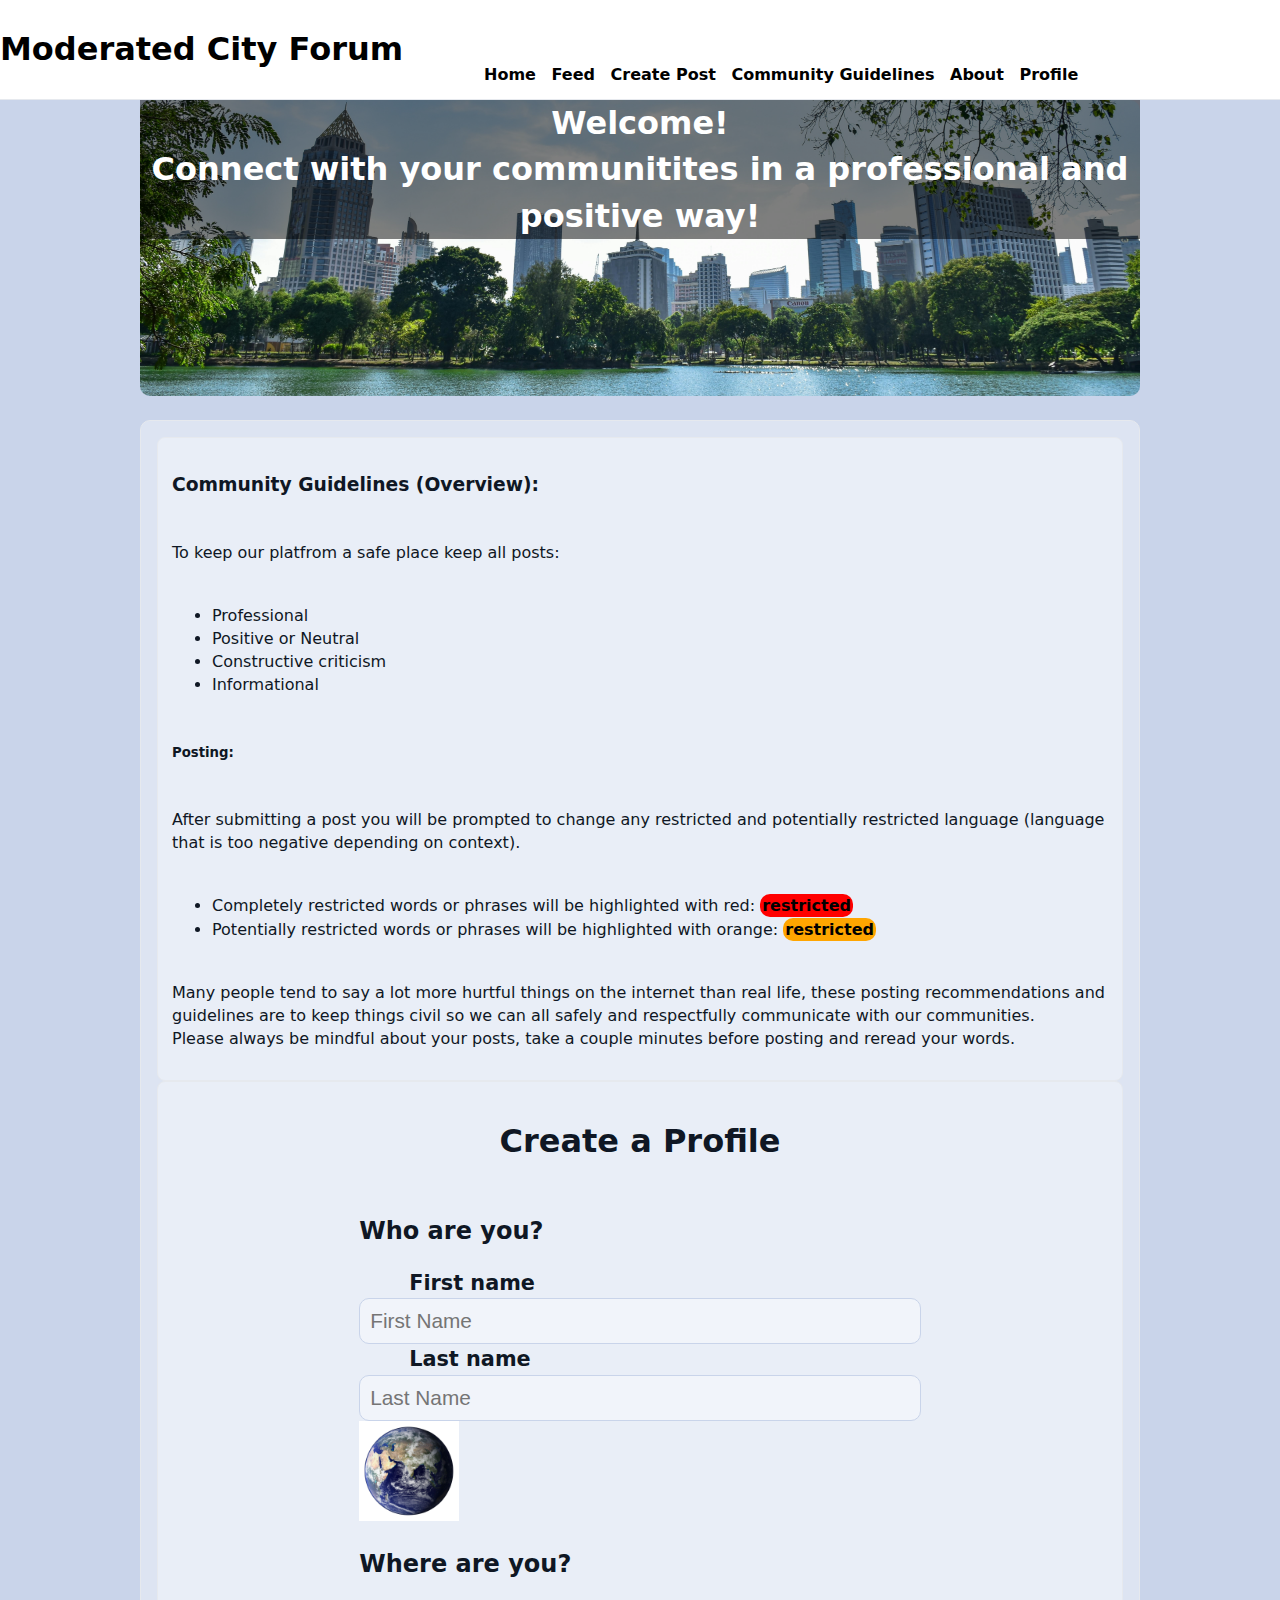
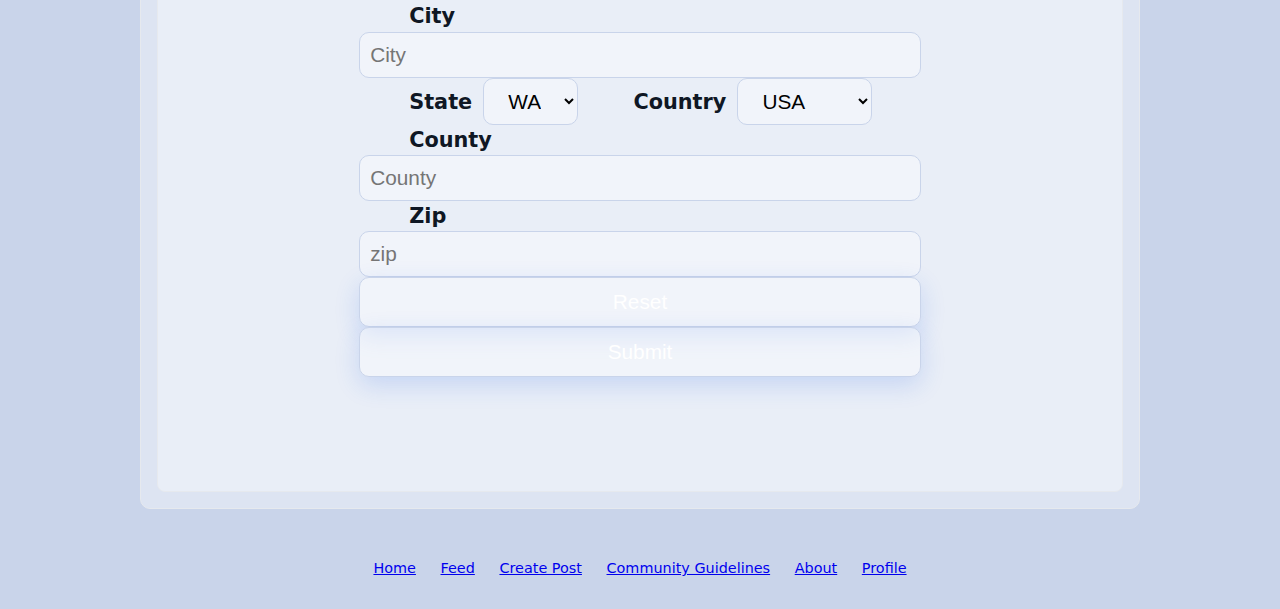
<file: index.html>
<!DOCTYPE html>
<html lang="en">
<head>
  <title>Home Page | City Web Forum</title>
  <meta charset="utf-8">
  <meta name="viewport" content="width=device-width, initial-scale=1, shrink-to-fit=no">
  <meta name="author" content="The Devs: Sam Getahun, Gabriella Kulondwa, Milo Wearn, Rick Carlin">
  <meta name="description" content="">
  <link href="css/style.css" rel="stylesheet" type="text/css">
</head>
<body>
  <header class="topbar">
    <h1 class="websiteTitle">Moderated City Forum</h1>
    <button class="navButton" onclick="showNav()">☰</button>
    <nav>
      <a href="index.html" aria-current="page">Home</a>
      <a href="html/feed.html">Feed</a>
      <a href="html/create.html">Create Post</a>
      <a href="html/communityGuidelines.html">Community Guidelines</a>
      <a href="html/about.html">About</a>
      <a href="html/profile.html">Profile</a>
    </nav>
  </header>

  <div id="navMenu">
    <nav>
      <a href="index.html" aria-current="page">Home</a>
      <a href="html/feed.html">Feed</a>
      <a href="html/create.html">Create Post</a>
      <a href="html/communityGuidelines.html">Community Guidelines</a>
      <a href="html/about.html">About</a>
      <a href="html/profile.html">Profile</a>
    </nav>
  </div>

  <main>
    <!-- Banner/Welcome -->
      <div class="banner">
        <img src="assets/images/PhotoofBodyofWaterAcrossCitySkyline.jpg" alt="Photo of Body of Water Across City Skyline">
        <h1>Welcome! <br> Connect with your communitites in a professional and positive way!</h1>
        <label>Image: By timelockz, pexels.com, <a href="https://images.pexels.com/photos/4367629/pexels-photo-4367629.jpeg">https://images.pexels.com/photos/4367629/pexels-photo-4367629.jpeg</a> , free to use under Pexel license</label>
      </div>
      
    <!-- Banner/Welcome -->
      
    <!-- <div class="left"></div> -->
    <div class="content">
      <div id="createProfile"> <!-- New user info -->
        <section>
          <h3>Community Guidelines (Overview):</h3>
          <p>To keep our platfrom a safe place keep all posts:</p>
          <ul>
            <li>Professional</li>
            <li>Positive or Neutral</li>
            <li>Constructive criticism</li>
            <li>Informational</li>
          </ul>
          <h5>Posting:</h5>
          <p>
            After submitting a post you will be prompted to change any restricted and potentially restricted language (language that is too negative depending on context).
          </p>
          <ul>
            <li>Completely restricted words or phrases will be highlighted with red: <span class="banned">restricted</span></li>
            <li>Potentially restricted words or phrases will be highlighted with orange: <span class="unrecommended">restricted</span></li>
          </ul>

          <p>
            Many people tend to say a lot more hurtful things on the internet than real life, these posting recommendations and guidelines are to keep things civil so we can all safely and respectfully communicate with our communities.
            <br>
            Please always be mindful about your posts, take a couple minutes before posting and reread your words.
          </p>
        </section>

        <section> <!-- Create profile section -->
          <h1>Create a Profile</h1>
          <form id="idexProfileForm" name="idexProfileForm"> <!-- Create profile form -->
            <div class="name" class="formDiv">
              <h2>Who are you?</h2>

              <label for="firstName">First name</label>
              <input type="text" id="firstName" name="firstName" placeholder="First Name" required>

              <label for="lastName">Last name</label>
              <input type="text" id="lastName" name="lastName" placeholder="Last Name">
            </div>

            <div class="image" class="formDiv">
              <img src="assets/images/Untitled design (1).png" height="100px">
            </div>

            <div class="location" class="formDiv">
              <h2>Where are you?</h2>
              <label for="city" >City</label>
              <input type="text" id="city" name="city" placeholder="City" required>

              <label for="state">State</label>
              <select id="state" name="state" aria-placeholder="state" required>
                <option value="WA">WA</option>
                <option value="CA">CA</option>
                <option value="OR">OR</option>
              </select>
              <label for="country">Country</label>
              <select id="country" name="country" aria-placeholder="Country" required>
                <option value="USA">USA</option>
                <option value="Canada">Canada</option>
                <option value="Mexico">Mexico</option>
              </select>

              <label for="county">County</label>
              <input type="text" id="county" name="county" placeholder="County" required>
              <label for="zip">Zip</label>
              <input type="text" id="zip" name="zip" placeholder="zip" required>
            </div>

            <input type="reset" class="button">
            <input type="submit" class="button" onclick="saveProfile()">
            
          </form> <!-- Create profile form -->
        </section> <!-- Create profile section -->
      </div><!-- New user info -->
      <section id="homepageContent"> <!-- Homepage -->
        <header class="flowLeft">
          <h1>My Community:</h1>
          <form class="flowRight">
            <label for="city">City</label>
            <input type="checkbox" id="hpCity" name="city" value="city">
            <label for="county">County</label>
            <input type="checkbox" id="hpCounty" name="county" value="county">
            <label for="state">State</label>
            <input type="checkbox" id="hpState" name="state" value="state">
            <label for="country">Country</label>
            <input type="checkbox" id="hpCountry" name="country" value="country">
          </form>
        </header>
        <section id="questionsSection">
          <h2>Questions</h2>

        </section>

        <section id="newsSection">
          <h2>News</h2>
          
        </section>

        <section id="helpSection">
          <h2>Help out</h2>
          
        </section>

        <section id="adsSection">
          <h2>Ads</h2>
          
        </section>
        
      </section>
    </div>
  </main>

  <footer>
    <nav>
      <a href="index.html" aria-current="page">Home</a>
      <a href="html/feed.html">Feed</a>
      <a href="html/create.html">Create Post</a>
      <a href="html/communityGuidelines.html">Community Guidelines</a>
      <a href="html/about.html">About</a>
      <a href="html/profile.html">Profile</a>
    </nav>
  </footer>
  <!-- <script src="js/script-posts.js"></script> -->
  <script src="js/script-indexProfile.js"></script>
  <script src="js/script-navMenu.js"></script>
</body>
</html>
</file>
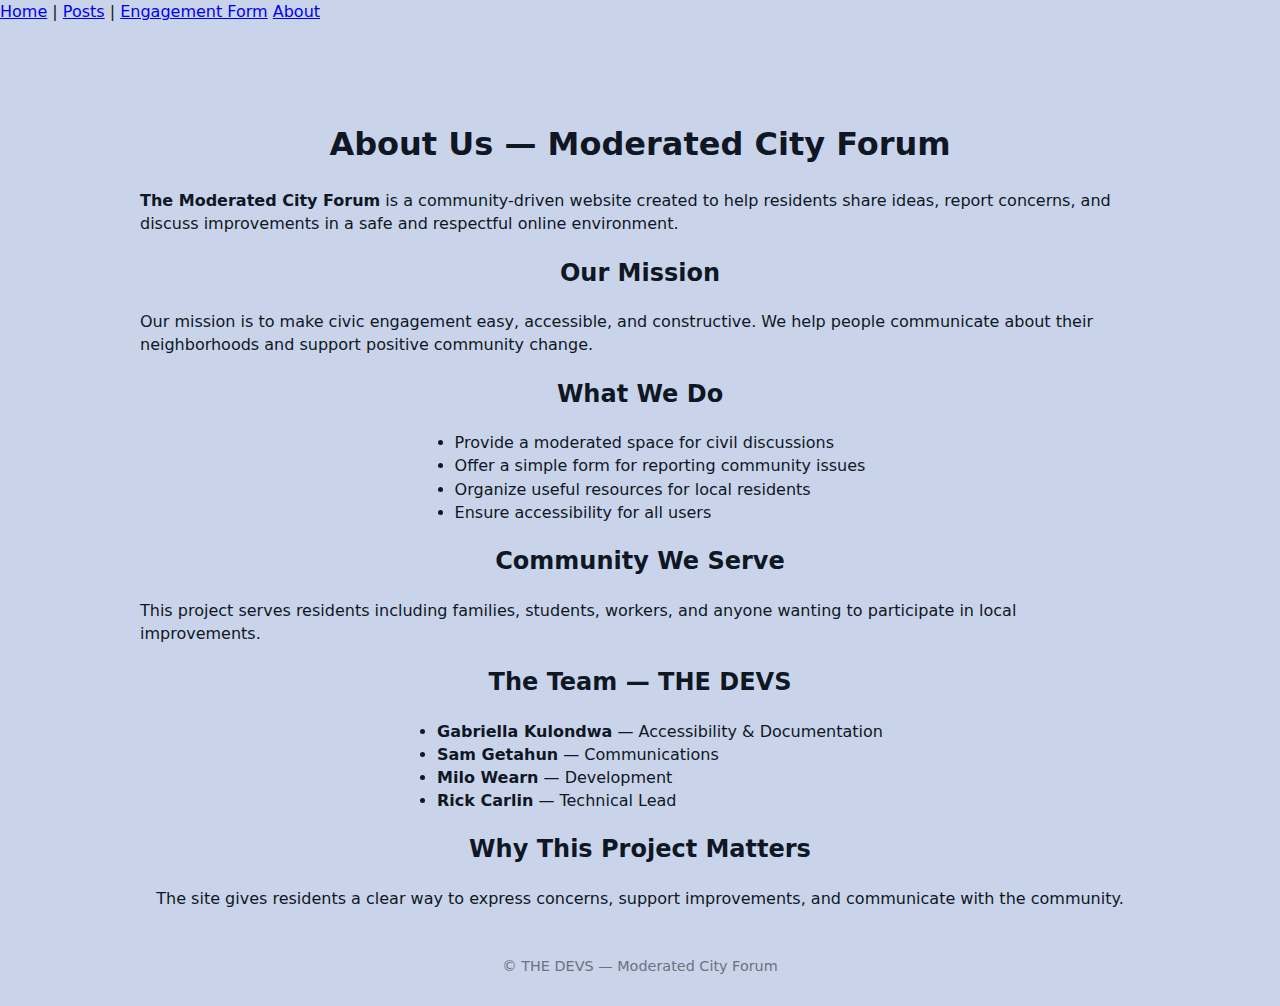
<file: about.html>
<!doctype html>
<html lang="en">
<head>
  <meta charset="utf-8" />
  <meta name="viewport" content="width=device-width,initial-scale=1.0" />
  <title>About — Moderated City Forum | THE DEVS</title>
  <link rel="stylesheet" href="../css/style.css">
</head>

<body>

<header>
  <nav>
    <a href="../index.html">Home</a> |
    <a href="post.html">Posts</a> |
    <a href="form.html">Engagement Form</a> 
    <a href="about.html">About</a>
  </nav>
</header>

<main>
  <h1>About Us — Moderated City Forum</h1>

  <p><strong>The Moderated City Forum</strong> is a community-driven website created to help residents share ideas, report concerns, and discuss improvements in a safe and respectful online environment.</p>

  <h2>Our Mission</h2>
  <p>Our mission is to make civic engagement easy, accessible, and constructive. We help people communicate about their neighborhoods and support positive community change.</p>

  <h2>What We Do</h2>
  <ul>
    <li>Provide a moderated space for civil discussions</li>
    <li>Offer a simple form for reporting community issues</li>
    <li>Organize useful resources for local residents</li>
    <li>Ensure accessibility for all users</li>
  </ul>

  <h2>Community We Serve</h2>
  <p>This project serves residents including families, students, workers, and anyone wanting to participate in local improvements.</p>

  <h2>The Team — THE DEVS</h2>
  <ul>
    <li><strong>Gabriella Kulondwa</strong> — Accessibility & Documentation</li>
    <li><strong>Sam Getahun</strong> — Communications</li>
    <li><strong>Milo Wearn</strong> — Development</li>
    <li><strong>Rick Carlin</strong> — Technical Lead</li>
  </ul>

  <h2>Why This Project Matters</h2>
  <p>The site gives residents a clear way to express concerns, support improvements, and communicate with the community.</p>

</main>

<footer>
  <p>&copy; THE DEVS — Moderated City Forum</p>
</footer>

</body>
</html>
</file>
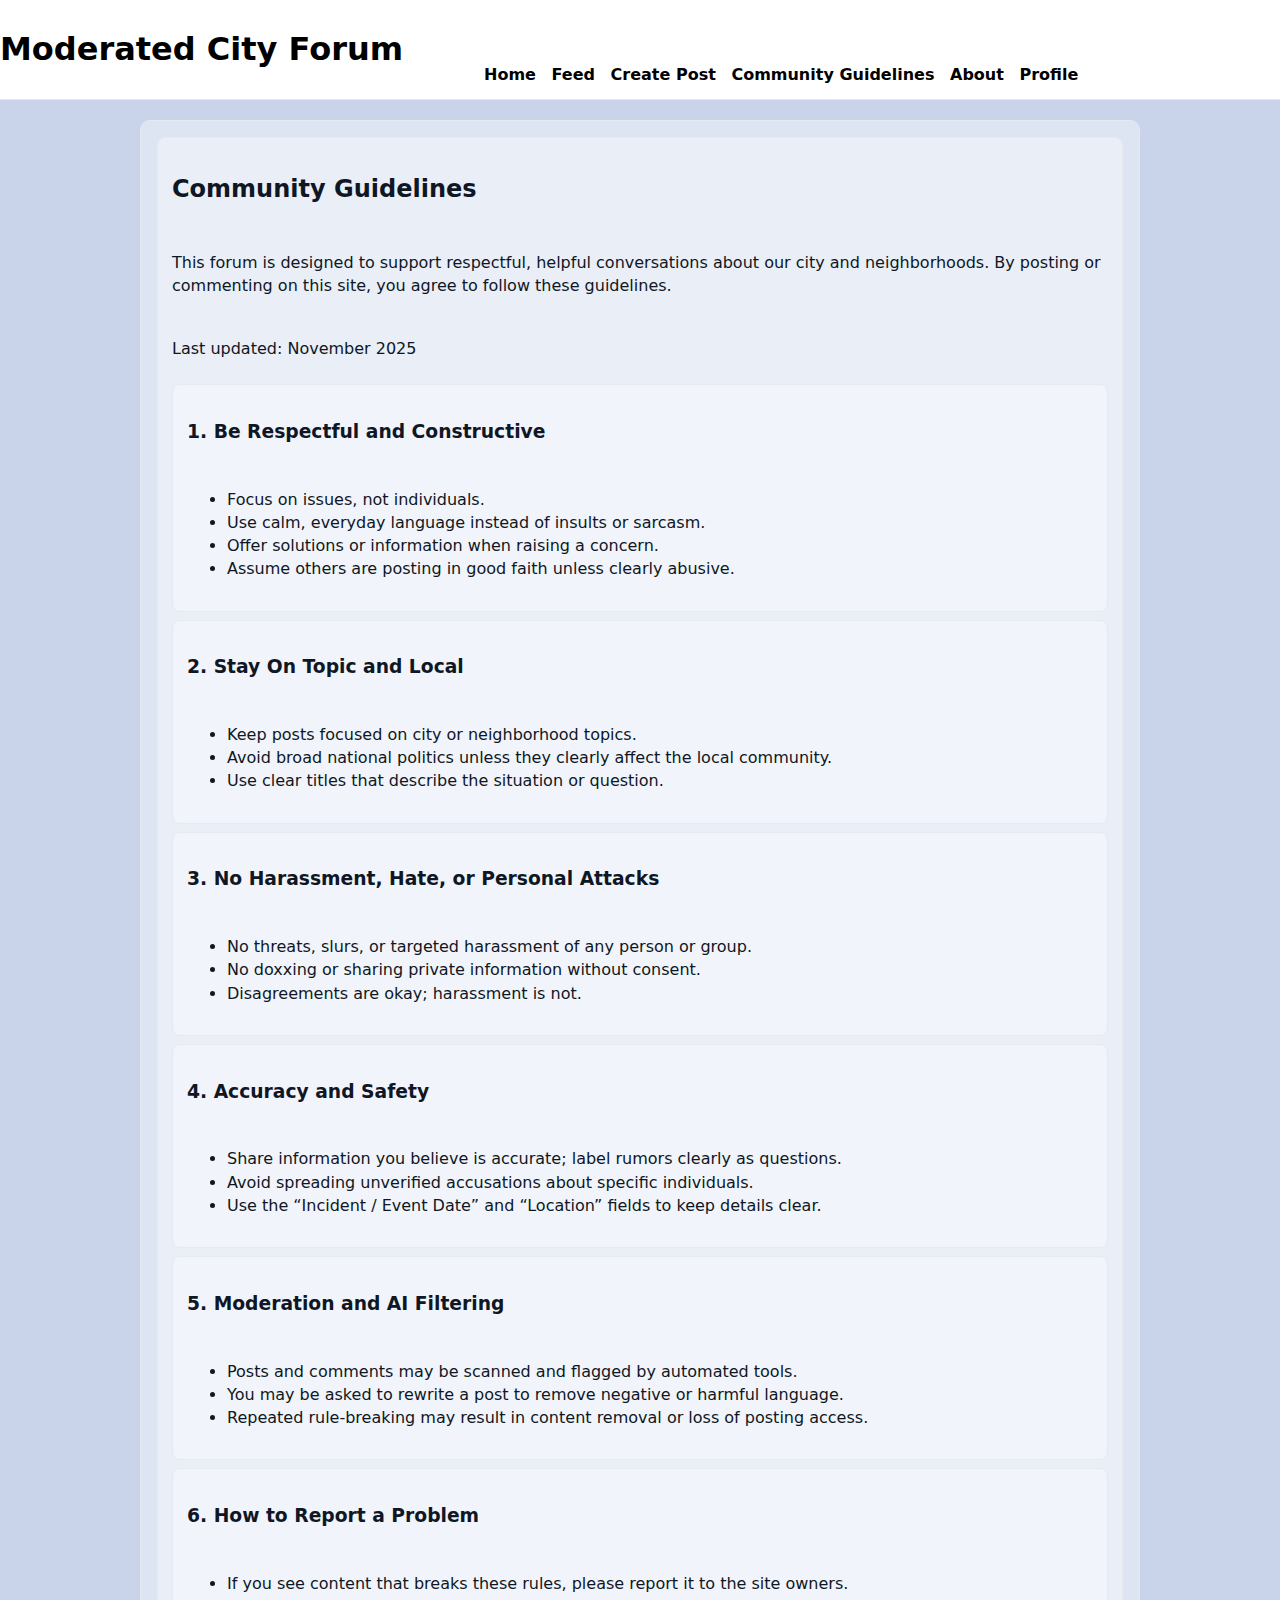
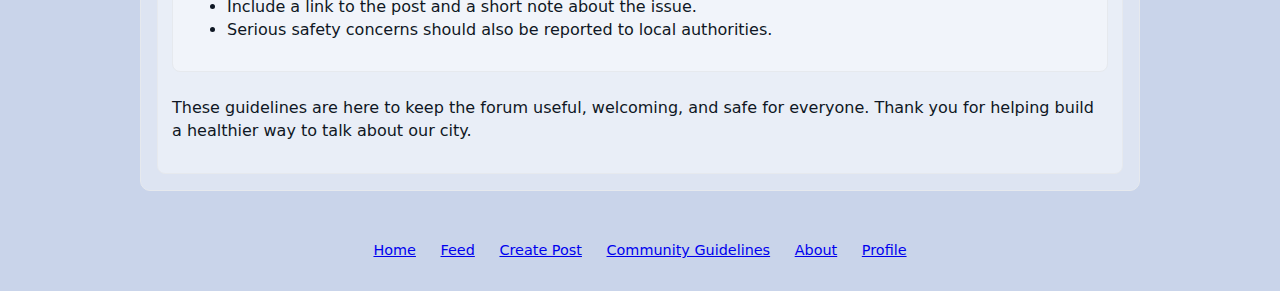
<file: html/communityGuidelines.html>
<!DOCTYPE html>
<html lang="en">
<head>
  <title>CommunityGuidelines | Moderated City Forum</title>
  <meta charset="UTF-8">
  <meta name="viewport" content="width=device-width, initial-scale=1">
  <meta name="author" content="The Devs: Sam Getahun, Gabriella Kulondwa, Milo Wearn, Rick Carlin">
  <meta name="description" content="Community rules and guidelines for the Moderated City Forum.">
  <link href="../css/style.css" rel="stylesheet" type="text/css">
</head>

<body>
  <header class="topbar">
    <h1 class="websiteTitle">Moderated City Forum</h1>
    <button class="navButton" onclick="showNav()">☰</button>
    <nav>
      <a href="../index.html">Home</a>
      <a href="feed.html">Feed</a>
      <a href="create.html">Create Post</a>
      <a href="communityGuidelines.html" aria-current="page">Community Guidelines</a>
      <a href="about.html">About</a>
      <a href="profile.html">Profile</a>
    </nav>
  </header>
  
  <div id="navMenu">
      <nav>
        <a href="../index.html">Home</a>
        <a href="feed.html">Feed</a>
        <a href="create.html">Create Post</a>
        <a href="communityGuidelines.html" aria-current="page">Community Guidelines</a>
        <a href="about.html">About</a>
        <a href="profile.html">Profile</a>
      </nav>
  </div>

  <main>
    <div class="content">
      <section class="rulesWrapper">
        <h2 class="rulesTitle">Community Guidelines</h2>
        <p class="rulesIntro">
          This forum is designed to support respectful, helpful conversations about our city
          and neighborhoods. By posting or commenting on this site, you agree to follow
          these guidelines.
        </p>

        <p class="rulesUpdated">Last updated: November 2025</p>

        <section class="rulesSection">
          <h3>1. Be Respectful and Constructive</h3>
          <ul>
            <li>Focus on issues, not individuals.</li>
            <li>Use calm, everyday language instead of insults or sarcasm.</li>
            <li>Offer solutions or information when raising a concern.</li>
            <li>Assume others are posting in good faith unless clearly abusive.</li>
          </ul>
        </section>

        <section class="rulesSection">
          <h3>2. Stay On Topic and Local</h3>
          <ul>
            <li>Keep posts focused on city or neighborhood topics.</li>
            <li>Avoid broad national politics unless they clearly affect the local community.</li>
            <li>Use clear titles that describe the situation or question.</li>
          </ul>
        </section>

        <section class="rulesSection">
          <h3>3. No Harassment, Hate, or Personal Attacks</h3>
          <ul>
            <li>No threats, slurs, or targeted harassment of any person or group.</li>
            <li>No doxxing or sharing private information without consent.</li>
            <li>Disagreements are okay; harassment is not.</li>
          </ul>
        </section>

        <section class="rulesSection">
          <h3>4. Accuracy and Safety</h3>
          <ul>
            <li>Share information you believe is accurate; label rumors clearly as questions.</li>
            <li>Avoid spreading unverified accusations about specific individuals.</li>
            <li>Use the “Incident / Event Date” and “Location” fields to keep details clear.</li>
          </ul>
        </section>

        <section class="rulesSection">
          <h3>5. Moderation and AI Filtering</h3>
          <ul>
            <li>Posts and comments may be scanned and flagged by automated tools.</li>
            <li>You may be asked to rewrite a post to remove negative or harmful language.</li>
            <li>Repeated rule-breaking may result in content removal or loss of posting access.</li>
          </ul>
        </section>

        <section class="rulesSection">
          <h3>6. How to Report a Problem</h3>
          <ul>
            <li>If you see content that breaks these rules, please report it to the site owners.</li>
            <li>Include a link to the post and a short note about the issue.</li>
            <li>Serious safety concerns should also be reported to local authorities.</li>
          </ul>
        </section>

        <p class="rulesClosing">
          These guidelines are here to keep the forum useful, welcoming, and safe for everyone.
          Thank you for helping build a healthier way to talk about our city.
        </p>
      </section>
    </div>
  </main>
  <footer>
    <nav>
      <a href="../index.html">Home</a>
      <a href="feed.html">Feed</a>
      <a href="create.html">Create Post</a>
      <a href="communityGuidelines.html" aria-current="page">Community Guidelines</a>
      <a href="about.html">About</a>
      <a href="profile.html">Profile</a>
    </nav>
  </footer>
  <script src="../js/script-navMenu.js"></script>
</body>
</html>
</file>
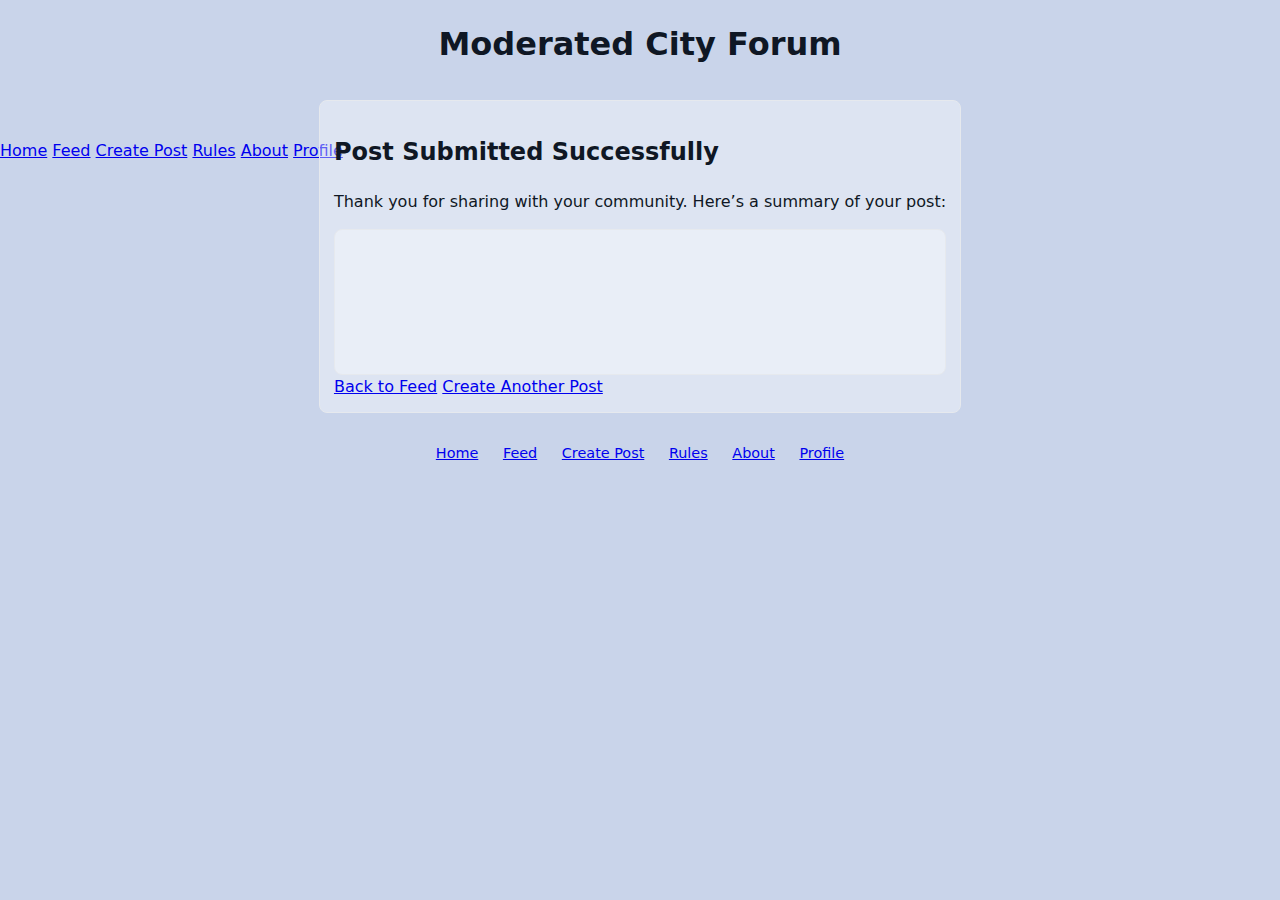
<file: html/confirmation.html>
<!DOCTYPE html>
<html lang="en">
<head>
  <meta charset="UTF-8">
  <title>Post Submitted | Moderated City Forum</title>
  <meta name="viewport" content="width=device-width, initial-scale=1">
  <meta name="author" content="The Devs: Sam Getahun, Gabriella Kulondwa, Milo Wearn, Rick Carlin">
  <link href="../css/style.css" rel="stylesheet" type="text/css">
</head>
<body>
  <header>
    <h1 class="websiteTitle">Moderated City Forum</h1>
    <button class="navButton" onclick="showNav()">☰</button>
    <nav>
      <a href="../index.html">Home</a>
      <a href="feed.html">Feed</a>
      <a href="post.html">Create Post</a>
      <a href="rules.html">Rules</a>
      <a href="about.html">About</a>
      <a href="profiles.html">Profile</a>
    </nav>
  </header>

  <div id="navMenu">
    <nav>
      <a href="../index.html">Home</a>
      <a href="feed.html">Feed</a>
      <a href="post.html">Create Post</a>
      <a href="rules.html">Rules</a>
      <a href="about.html">About</a>
      <a href="profiles.html">Profile</a>
    </nav>
  </div>

  <main>
    <section class="mainContent">
      <div class="confirmCard">
        <h2>Post Submitted Successfully</h2>
        <p class="confirmIntro">
          Thank you for sharing with your community. Here’s a summary of your post:
        </p>

        <div id="postSummary" class="postSummary">
          <div class="postBody">
            <h1 id="postTitle"></h1>
            <p id="postContent"></p>
          </div>
        </div>

        <div class="confirmActions">
          <a href="feed.html" class="btnPrimary">Back to Feed</a>
          <a href="post.html" class="btnSecondary">Create Another Post</a>
        </div>
      </div>
    </section>
  </main>

  <footer>
    <nav>
      <a href="../index.html">Home</a>
      <a href="feed.html">Feed</a>
      <a href="post.html">Create Post</a>
      <a href="rules.html">Rules</a>
      <a href="about.html">About</a>
      <a href="profiles.html">Profile</a>
    </nav>
  </footer>
  <script src="../js/confirmation.js"></script>
  <script src="../js/script-navMenu.js"></script>
</body>
</html>
</file>
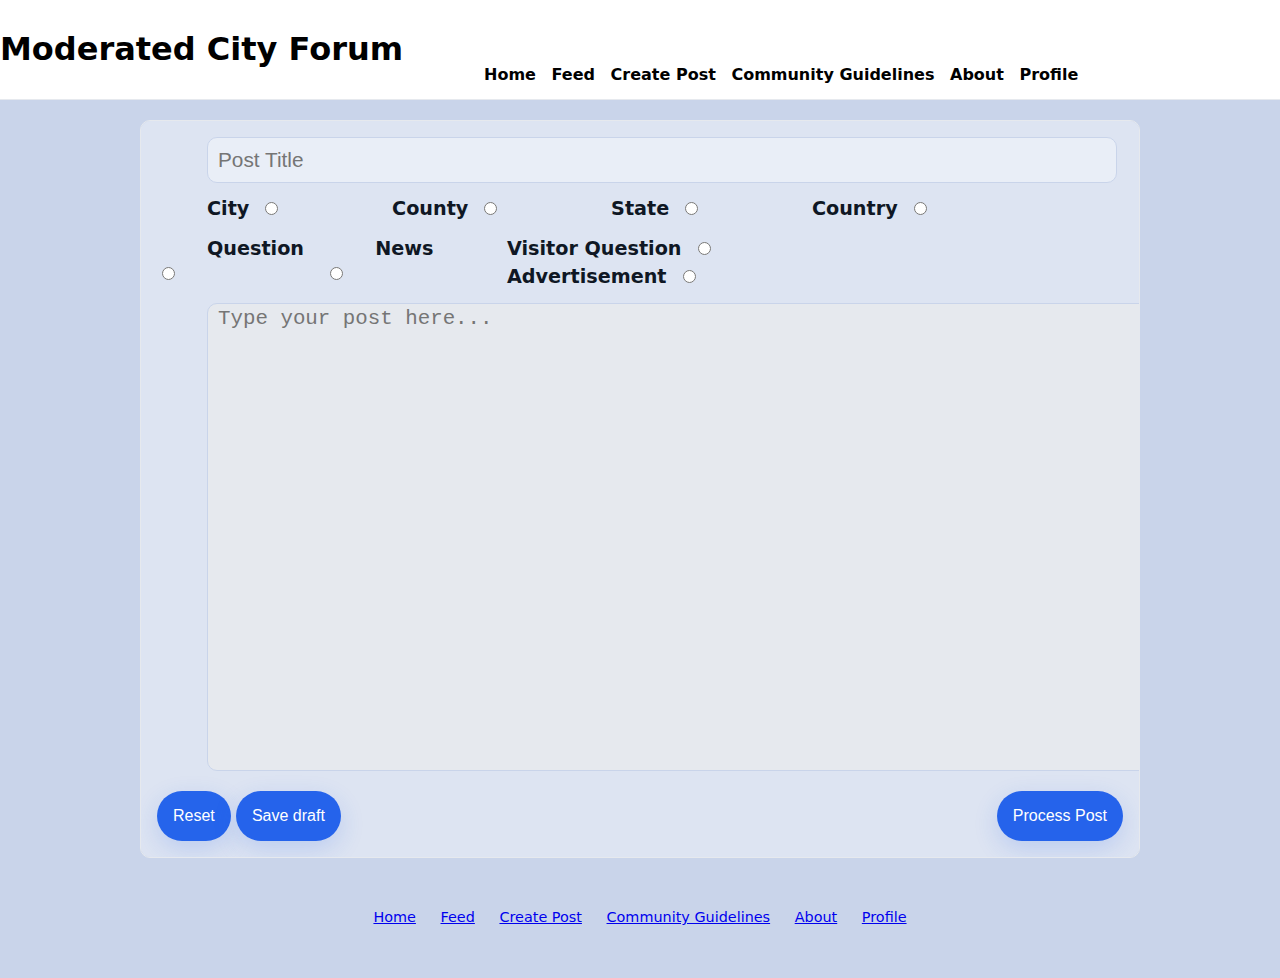
<file: html/create.html>
<!DOCTYPE html>
<html lang="en">
<head>
  <title>Create Post | City Web Forum</title>
  <meta charset="utf-8">
  <meta name="viewport" content="width=device-width, initial-scale=1, shrink-to-fit=no">
  <meta name="author" content="The Devs: Sam Getahun, Gabriella Kulondwa, Milo Wearn, Rick Carlin">
  <meta name="description" content="">
  <link href="../css/style.css" rel="stylesheet" type="text/css">
</head>

<body>
  <header class="topbar">
    <h1 class="websiteTitle">Moderated City Forum</h1>
    <button class="navButton" onclick="showNav()">☰</button>
    <nav>
      <a href="../index.html">Home</a>
      <a href="feed.html">Feed</a>
      <a href="create.html" aria-current="page">Create Post</a>
      <a href="communityGuidelines.html">Community Guidelines</a>
      <a href="about.html">About</a>
      <a href="profile.html">Profile</a>
    </nav>
  </header>
  <div id="navMenu">
    <nav>
      <a href="../index.html">Home</a>
      <a href="feed.html">Feed</a>
      <a href="create.html" aria-current="page">Create Post</a>
      <a href="communityGuidelines.html">Community Guidelines</a>
      <a href="about.html">About</a>
      <a href="profile.html">Profile</a>
    </nav>
  </div>

  <main>
    <form name="postForm" id="postForm" class="content">
      <label>
        <input type="text" id="title" name="title" placeholder="Post Title" class="postTitle" required>
      </label>
      
      <div class="formRowDiv">
        <div class="radio">
          <label for="pCity">City</label>
          <input type="radio" id="pCity" name="area" value="city" required>
        </div>
        <div class="radio">
          <label for="pCounty">County</label>
          <input type="radio" id="pCounty" name="area" value="county">
        </div>
        <div class="radio">
          <label for="pState">State</label>
          <input type="radio" id="pState" name="area" value="state">
        </div>
        <div class="radio">
          <label for="pCountry">Country</label>
          <input type="radio" id="pCountry" name="area" value="country">
        </div>
      </div>
      
      <div class="formRowDiv">
        <div class="radio">
          <label for="postQuestion">Question</label>
          <input type="radio" id="postQuestion" name="type" value="question" required>
        </div>
        <div class="radio">
          <label for="postNews">News</label>
          <input type="radio" id="postNews" name="type" value="news">
        </div>
        <div class="radio">
          <label for="postHelp">Visitor Question</label>
          <input type="radio" id="postHelp" name="type" value="help">
          <label for="postAd">Advertisement</label>
          <input type="radio" id="postAd" name="type" value="ad">
        </div>
      </div>
        

      <label>
        <textarea rows="20" cols="75" id="content" placeholder="Type your post here..." class="postContent" required></textarea>
      </label>
    </div>
    <div class="draftButtons">
      <div>
        <input type="reset" class="button">
        <button onclick="saveDraft()">Save draft</button>
      </div>
      <div>
        <button id="createPost" onclick="readDraft(), action='confirmation.html'">Process Post</button>
        <!-- , action='confirmation.html' -->
      </div>
    </div>
  </main>
  <footer>
    <nav>
      <a href="../index.html">Home</a>
      <a href="feed.html">Feed</a>
      <a href="create.html" aria-current="page">Create Post</a>
      <a href="communityGuidelines.html">Community Guidelines</a>
      <a href="about.html">About</a>
      <a href="profile.html">Profile</a>
    </nav>
  </footer>
  <!-- <script src="../js/script-create.js"></script> -->

  <script src="../js/script-draft.js"></script>
  <script src="../js/script-navMenu.js"></script>
</body>
</html>
</file>
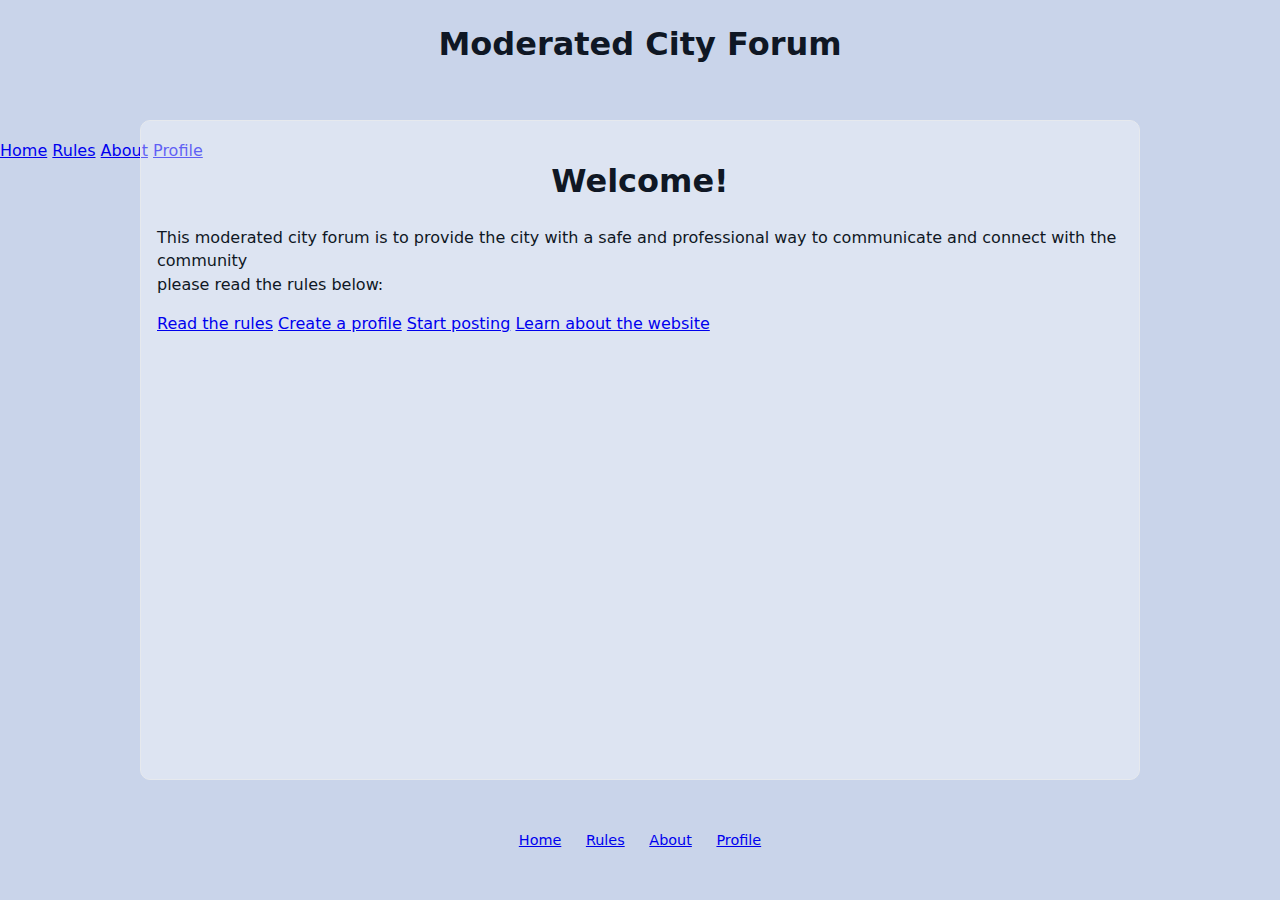
<file: html/home.html>
<!DOCTYPE html>
<html lang="en">
    <head>
        <title>Home | City Web Forum</title>
        <meta charset="utf-8">
        <meta name="viewport" content="width=device-width, initial-scale=1, shrink-to-fit=no">
        <meta name="author" content="The Devs: Sam Getahun, Gabriella Kulondwa, Milo Wearn, Rick Carlin">
        <meta name="description" content=""> 
        <link href="/css/style.css" rel="stylesheet" type="text/css">
    </head>
    <body>
        <header>
            <h1 class="websiteTitle">Moderated City Forum</h1>
            <button class="navButton" onclick="showNav()">☰</button>
            <nav>
                <a href="../index.html">Home</a>
                <a href="rules.html">Rules</a>
                <a href="about.html">About</a>
                <a href="profiles.html">Profile</a>
            </nav>
        </header>
        <main>
            <div id="mainPostList"> 
                <div>
                    <h1>Welcome!</h1>
                    <p>
                        This moderated city forum is to provide the city with a safe and professional way to communicate and connect with the community <br>
                        please read the rules below:
                    </p>
                    <div class="homeButtons">
                        <a href="rules.html" class="rules">Read the rules</a>
                        <a href="profiles.html" class="profile">Create a profile</a>
                        <a href="../index.html" class="posts">Start posting</a>
                        <a href="profiles.html" class="about">Learn about the website</a>
                    </div>
                    <div>
                        
                    </div>
                    
                </div>
            </div>
        </main>
        <footer>
            <nav>
            <a href="../index.html">Home</a>
            <a href="rules.html">Rules</a>
            <a href="about.html">About</a>
            <a href="profiles.html">Profile</a>
            </nav>
        </footer>
        <div id="navMenu">
            <nav>
            <a href="rules.html">Rules</a>
            <a href="about.html">About</a>
            <a href="profiles.html">Profile</a>
            </nav>
        </div>
        <script src="../js/script-navMenu.js"></script>
    </body>
</html>
</file>
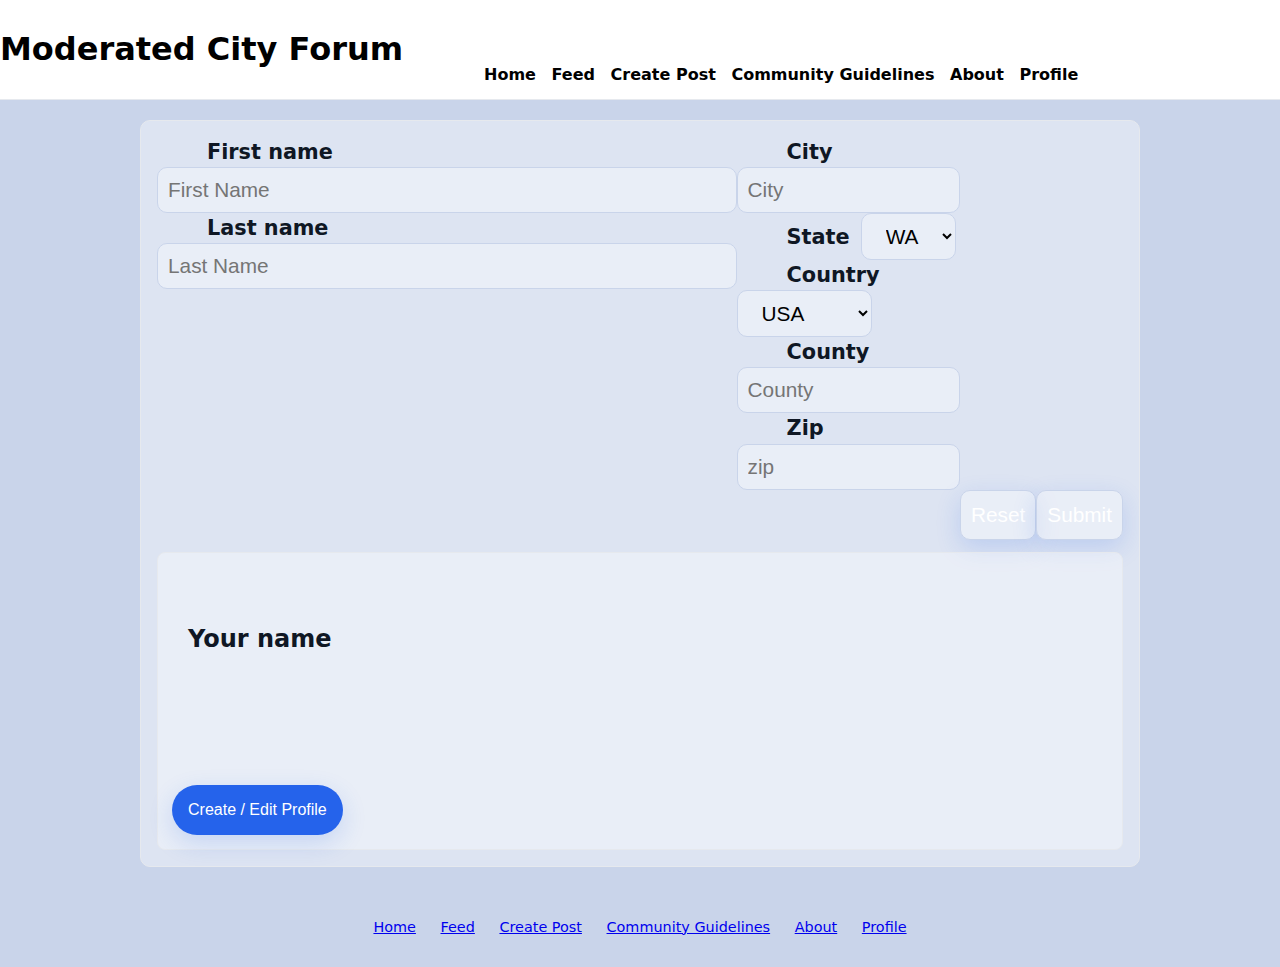
<file: html/profile.html>
<!DOCTYPE html>
<html lang="en">
<head>
  <meta charset="UTF-8">
  <title>User Profile | Moderated City Forum</title>
  <meta name="viewport" content="width=device-width, initial-scale=1">
  <meta name="author" content="The Devs: Sam Getahun, Gabriella Kulondwa, Milo Wearn, Rick Carlin">
  <meta name="description" content="User profile page for the Moderated City Forum.">
  <link href="../css/style.css" rel="stylesheet" type="text/css">
  </head>

<body>
  <header class="topbar">
    <h1>Moderated City Forum</h1>
    <button onclick="showNav()">☰</button>
    <nav>
      <a href="../index.html">Home</a>
      <a href="feed.html">Feed</a>
      <a href="create.html">Create Post</a>
      <a href="communityGuidelines.html">Community Guidelines</a>
      <a href="about.html">About</a>
      <a href="profile.html" aria-current="page">Profile</a>
    </nav>
  </header>
  <div id="navMenu">
    <nav>
      <a href="../index.html">Home</a>
      <a href="feed.html">Feed</a>
      <a href="create.html">Create Post</a>
      <a href="communityGuidelines.html">Community Guidelines</a>
      <a href="about.html">About</a>
      <a href="profile.html" aria-current="page">Profile</a>
    </nav>
  </div>


  <main>
    <div class="content">
      <!-- Profile editor / display -->

      <!-- Profile form: shown when the user needs to create or edit their profile -->
      <form  name="profileForm" id="profileForm">
          <div class="name">
            <label for="firstName">First name</label>
            <input type="text" id="firstName" name="firstName" placeholder="First Name" required>

            <label for="lastName">Last name</label>
            <input type="text" id="lastName" name="lastName" placeholder="Last Name">
          </div>

          <div class="location">
            <label for="city" >City</label>
            <input type="text" id="city" name="city" placeholder="City" required>

            <label for="state">State</label>
            <select id="state" name="state" aria-placeholder="state" required>
              <option value="WA">WA</option>
              <option value="CA">CA</option>
              <option value="OR">OR</option>
            </select>
            <label for="country">Country</label>
            <select id="country" name="country" aria-placeholder="Country" required>
              <option value="USA">USA</option>
              <option value="Canada">Canada</option>
              <option value="Mexico">Mexico</option>
            </select>
            <br>
            <label for="county">County</label>
            <input type="text" id="county" name="county" placeholder="County" required>
            <label for="zip">Zip</label>
            <input type="text" id="zip" name="zip" placeholder="zip" required>
          </div>
          <div class="buttons">
            <input type="reset" class="button">
            <input type="submit" class="button" onclick="saveProfile()">
          </div>
          
          
        </form>

      <!-- Profile Card: populated from saved profile data when present -->
      <section class="profileCard" id="profileCard">
        <div class="profileMain">
          <h2 class="firstName" id="nameP">Your name</h2>
          <div class="flowLeft">
            <p class="city" id="cityP"></p>
            <p class="county" id="countyP"></p>
            <p class="state" id="stateP"></p>
            <p class="country" id="countryP"></p>
            <p class="zip" id="zipP"></p>
          </div>
          
          <!-- <p class="profileBio" id="pf_bio_display">Profile bio will appear here.</p> -->
        </div>

        <!-- Edit / Create controls -->
        <div class="profileButtons">
          <button onclick="loadProfile()">Create / Edit Profile</button>
        </div>

        <!-- <dl class="profileStats" id="pf_stats">
          <div>
            <dt>Posts</dt>
            <dd id="pf_posts">0</dd>
          </div>
          <div>
            <dt>Comments</dt>
            <dd id="pf_comments">0</dd>
          </div>
          <div>
            <dt>Member Since</dt>
            <dd id="pf_memberSince">-</dd>
          </div>
        </dl> -->
      </section>


    </div>
  </main>

  <footer>
    <nav>
      <a href="../index.html">Home</a>
      <a href="feed.html">Feed</a>
      <a href="create.html">Create Post</a>
      <a href="communityGuidelines.html">Community Guidelines</a>
      <a href="about.html">About</a>
      <a href="profile.html" aria-current="page">Profile</a>
    </nav>
  </footer>
  <script src="../js/script-profile.js"></script>
  <script src="../js/script-navMenu.js"></script>
</body>
</html>
</file>
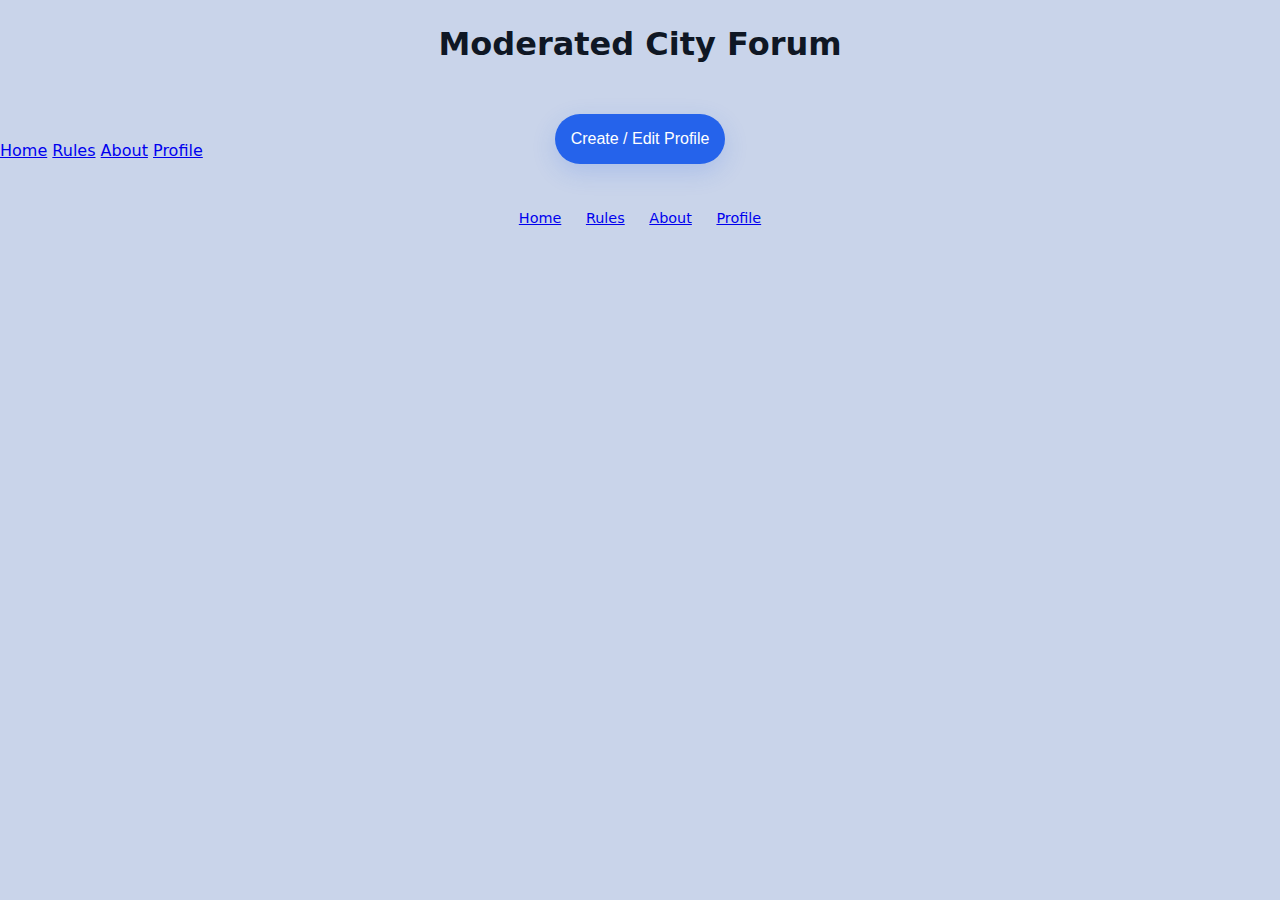
<file: html/profiles.html>
<!DOCTYPE html>
<html lang="en">
<head>
  <meta charset="UTF-8">
  <title>User Profile | Moderated City Forum</title>
  <meta name="viewport" content="width=device-width, initial-scale=1">
  <meta name="author" content="The Devs: Sam Getahun, Gabriella Kulondwa, Milo Wearn, Rick Carlin">
  <meta name="description" content="User profile page for the Moderated City Forum.">
  <link href="../css/style.css" rel="stylesheet" type="text/css">
  </head>

<body>
  <header>
    <h1 class="websiteTitle">Moderated City Forum</h1>
    <button class="navButton" onclick="showNav()">☰</button>
    <nav>
      <a href="../index.html">Home</a>
      <a href="rules.html">Rules</a>
      <a href="about.html">About</a>
      <a href="profiles.html" aria-current="page">Profile</a>
    </nav>
  </header>

  <main class="profileWrapper">
    <!-- Profile editor / display -->

    <!-- Profile form: shown when the user needs to create or edit their profile -->
    <form id="profileForm" class="profileForm" style="display:none">
      <label>
        Full name
        <input type="text" id="pf_name" name="name" placeholder="Your full name">
      </label>
      <label>
        Role / Title
        <input type="text" id="pf_role" name="role" placeholder="Community Member · City">
      </label>
      <label>
        Neighborhood
        <input type="text" id="pf_neighborhood" name="neighborhood" placeholder="e.g. Downtown">
      </label>
      <label>
        Short bio
        <textarea id="pf_bio" name="bio" rows="3" placeholder="A short description about you"></textarea>
      </label>
      <div style="margin-top:8px;">
        <button type="submit">Save profile</button>
        <button type="button" id="pf_cancel">Cancel</button>
      </div>
    </form>

    <!-- Profile Card: populated from saved profile data when present -->
    <section class="profileCard" id="profileCard" style="display:none">
      <div class="profileAvatar">
        <div class="avatarCircle" id="pf_avatar">--</div>
      </div>

      <div class="profileMain">
        <h2 class="profileName" id="pf_name_display">Your name</h2>
        <p class="profileRole" id="pf_role_display">Role · Neighborhood</p>
        <p class="profileBio" id="pf_bio_display">Profile bio will appear here.</p>
      </div>

      <dl class="profileStats" id="pf_stats">
        <div>
          <dt>Posts</dt>
          <dd id="pf_posts">0</dd>
        </div>
        <div>
          <dt>Comments</dt>
          <dd id="pf_comments">0</dd>
        </div>
        <div>
          <dt>Member Since</dt>
          <dd id="pf_memberSince">-</dd>
        </div>
      </dl>
    </section>

    <!-- Edit / Create controls -->
    <div style="margin:14px 0;">
      <button id="pf_edit">Create / Edit Profile</button>
    </div>

  </main>

    <footer>
    <nav>
      <a href="../index.html">Home</a>
      <a href="rules.html">Rules</a>
      <a href="about.html">About</a>
      <a href="profiles.html" aria-current="page">Profile</a>
    </nav>
  </footer>

  <div id="navMenu">
    <nav>
      <a href="../index.html">Home</a>
      <a href="rules.html">Rules</a>
      <a href="about.html">About</a>
      <a href="profiles.html" aria-current="page">Profile</a>
    </nav>
  </div>
</body>
<script src="../js/script-navMenu.js"></script>
</html>
</file>
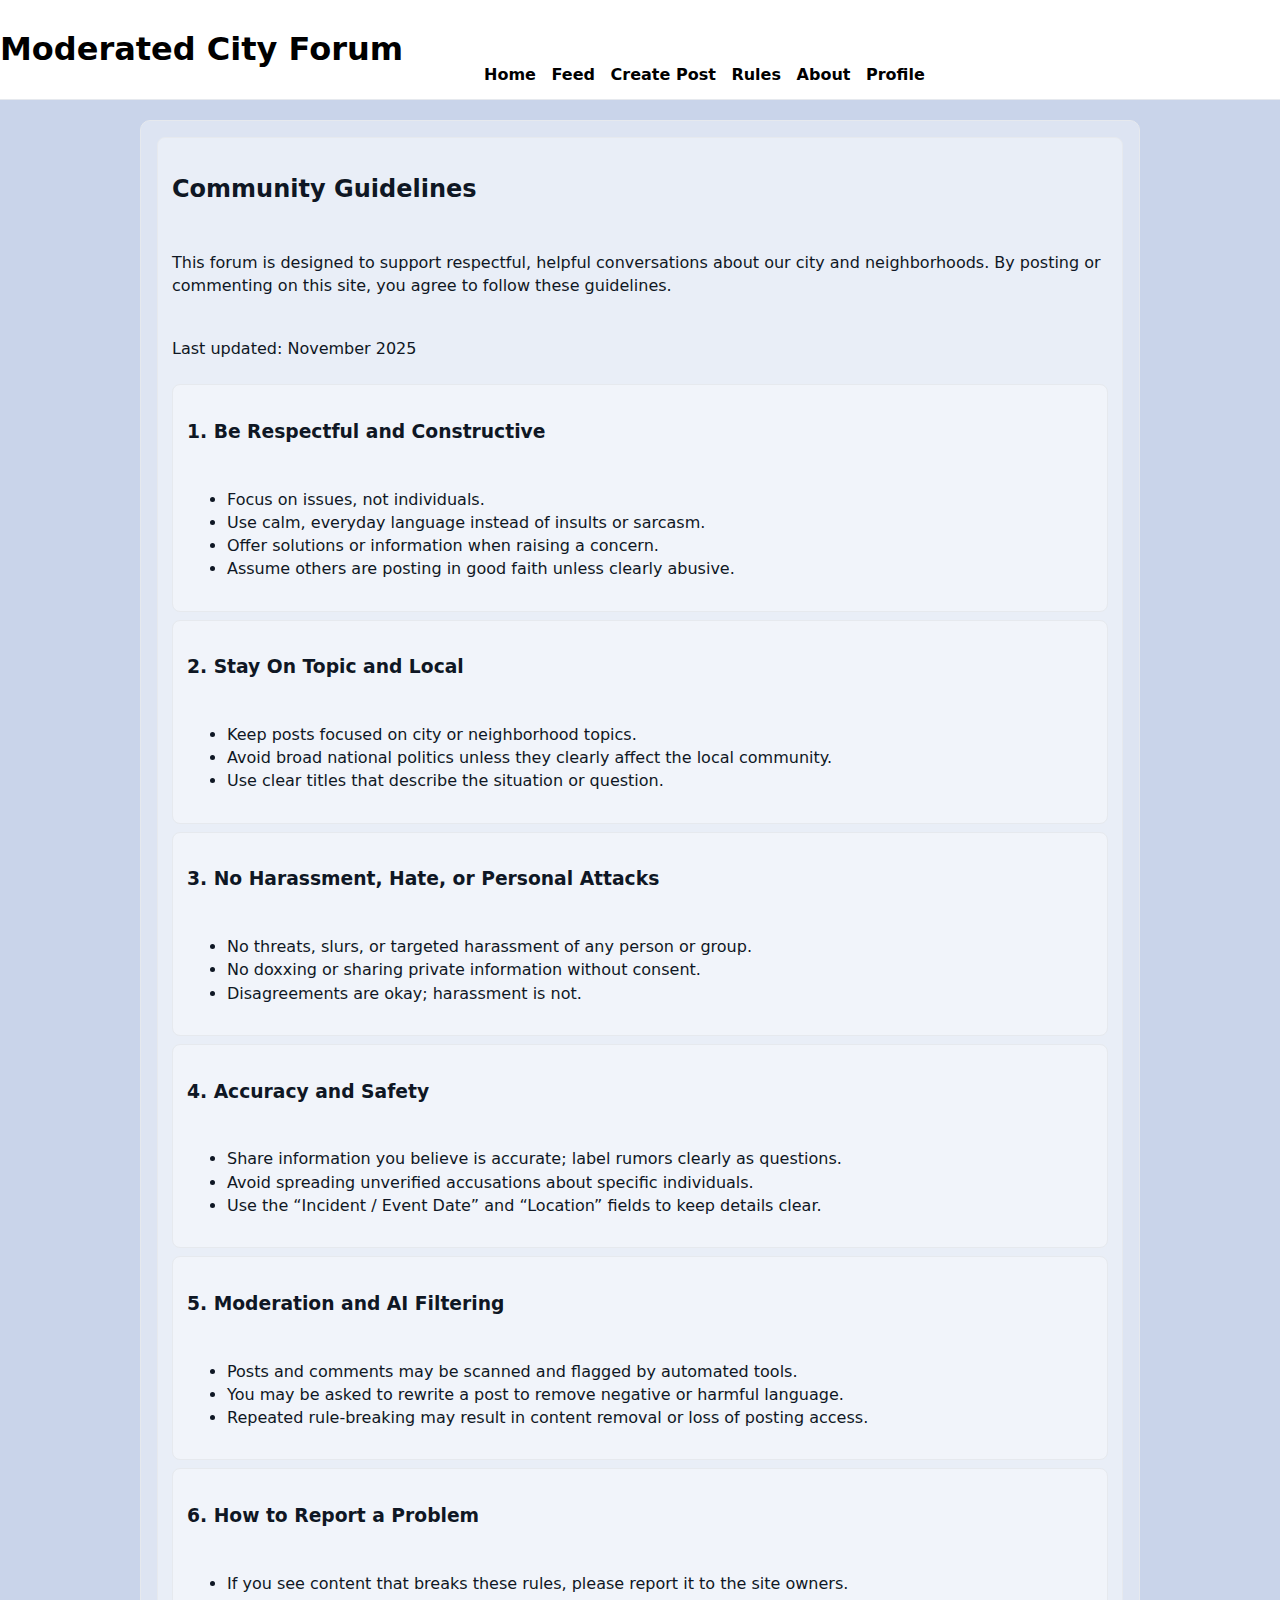
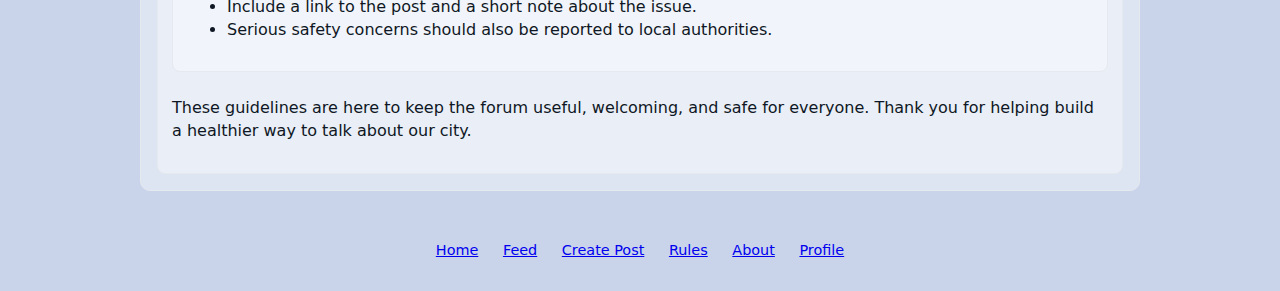
<file: html/rules.html>
<!DOCTYPE html>
<html lang="en">
<head>
  <title>Community Guidelines | Moderated City Forum</title>
  <meta charset="UTF-8">
  <meta name="viewport" content="width=device-width, initial-scale=1">
  <meta name="author" content="The Devs: Sam Getahun, Gabriella Kulondwa, Milo Wearn, Rick Carlin">
  <meta name="description" content="Community rules and guidelines for the Moderated City Forum.">
  <link href="../css/style.css" rel="stylesheet" type="text/css">
</head>

<body>
  <header class="topbar">
    <h1 class="websiteTitle">Moderated City Forum</h1>
    <button class="navButton" onclick="showNav()">☰</button>
    <nav>
      <a href="../index.html">Home</a>
      <a href="feed.html">Feed</a>
      <a href="post.html">Create Post</a>
      <a href="rules.html" aria-current="page">Rules</a>
      <a href="about.html">About</a>
      <a href="profiles.html">Profile</a>
    </nav>
  </header>
  
  <div id="navMenu">
      <nav>
        <a href="../index.html">Home</a>
        <a href="feed.html">Feed</a>
        <a href="post.html">Create Post</a>
        <a href="rules.html" aria-current="page">Rules</a>
        <a href="about.html">About</a>
        <a href="profiles.html">Profile</a>
      </nav>
  </div>

  <main>
    <div class="content">
      <section class="rulesWrapper">
        <h2 class="rulesTitle">Community Guidelines</h2>
        <p class="rulesIntro">
          This forum is designed to support respectful, helpful conversations about our city
          and neighborhoods. By posting or commenting on this site, you agree to follow
          these guidelines.
        </p>

        <p class="rulesUpdated">Last updated: November 2025</p>

        <section class="rulesSection">
          <h3>1. Be Respectful and Constructive</h3>
          <ul>
            <li>Focus on issues, not individuals.</li>
            <li>Use calm, everyday language instead of insults or sarcasm.</li>
            <li>Offer solutions or information when raising a concern.</li>
            <li>Assume others are posting in good faith unless clearly abusive.</li>
          </ul>
        </section>

        <section class="rulesSection">
          <h3>2. Stay On Topic and Local</h3>
          <ul>
            <li>Keep posts focused on city or neighborhood topics.</li>
            <li>Avoid broad national politics unless they clearly affect the local community.</li>
            <li>Use clear titles that describe the situation or question.</li>
          </ul>
        </section>

        <section class="rulesSection">
          <h3>3. No Harassment, Hate, or Personal Attacks</h3>
          <ul>
            <li>No threats, slurs, or targeted harassment of any person or group.</li>
            <li>No doxxing or sharing private information without consent.</li>
            <li>Disagreements are okay; harassment is not.</li>
          </ul>
        </section>

        <section class="rulesSection">
          <h3>4. Accuracy and Safety</h3>
          <ul>
            <li>Share information you believe is accurate; label rumors clearly as questions.</li>
            <li>Avoid spreading unverified accusations about specific individuals.</li>
            <li>Use the “Incident / Event Date” and “Location” fields to keep details clear.</li>
          </ul>
        </section>

        <section class="rulesSection">
          <h3>5. Moderation and AI Filtering</h3>
          <ul>
            <li>Posts and comments may be scanned and flagged by automated tools.</li>
            <li>You may be asked to rewrite a post to remove negative or harmful language.</li>
            <li>Repeated rule-breaking may result in content removal or loss of posting access.</li>
          </ul>
        </section>

        <section class="rulesSection">
          <h3>6. How to Report a Problem</h3>
          <ul>
            <li>If you see content that breaks these rules, please report it to the site owners.</li>
            <li>Include a link to the post and a short note about the issue.</li>
            <li>Serious safety concerns should also be reported to local authorities.</li>
          </ul>
        </section>

        <p class="rulesClosing">
          These guidelines are here to keep the forum useful, welcoming, and safe for everyone.
          Thank you for helping build a healthier way to talk about our city.
        </p>
      </section>
    </div>
  </main>
  <footer>
    <nav>
      <a href="../index.html">Home</a>
      <a href="feed.html">Feed</a>
      <a href="post.html">Create Post</a>
      <a href="rules.html" aria-current="page">Rules</a>
      <a href="about.html">About</a>
      <a href="profiles.html">Profile</a>
    </nav>
  </footer>
  <script src="../js/script-navMenu.js"></script>
</body>
</html>
</file>
<file: css/style.css>
:root{
    --bg: #c9d4ea;
    --card: #ffffff5f;
    --accent: #2563eb;
    --muted: #6b7280;
    --border: #e6e9ee;
    --mainTextDark: #0f1724;
    --detailTextDark: #c7ceda;
    --mainTextlight: #ffffff;
    --detailTextlight: #c7ceda;
    --radius: 10px;
    --max-width: 1100px;
    --gap: 12px;
}

*{
  box-sizing:border-box;
  /* border: 1px solid black; */
}

/***** Responsiveness *****/
/* Big screens */
@media screen and (max-width: 950px){
  header  {
    justify-content: space-between;
    nav {
      visibility: hidden;
      display: none;
    }
    button {
      visibility: visible;
      font-weight: 700px;
    }
  }
}

/* Small screens */
@media screen and (min-width: 951px){
  header {
    justify-content: stretch;
    nav {
      visibility: visible;
    }
    button {
      visibility: hidden;
    }
  }
}

#navMenu { /* Navigation (small screens) menu */
  visibility: hidden;
  margin: auto;
  border: 1px solid #e6e9ee;
  background: #eaeef7;
  color: white;
  position: fixed;

  width: 200px;

  top: 100px;
  bottom: 0px;
  right: 0%;

  nav {
    /* border: 1px solid red; */
    height: 50%;
    display: flex;
    justify-content: space-between;
    flex-direction: column;
    text-align:center;
    
    text-decoration: none;
  }

  a {
    margin-top: 10px;
    text-decoration: none;
    color: black;
    font-weight:700;
  }

}


/********** All pages **********/
body{
  margin:0;
  background:var(--bg);
  width: 100%;
  color:#0f1724;
  font-family: Inter, system-ui, -apple-system, "Segoe UI", Roboto, "Helvetica Neue", Arial, sans-serif;
  line-height:1.45;

  display: grid;
  grid-template-rows: 100px auto 80px;
  grid-template-areas: 
  'header'
  'body'
  'footer'
  ;
}

footer {
  grid-area: footer;
  color:var(--muted);
  font-size: .9rem;
  
  text-align: center;
  align-content: center;
  a {padding: 10px;}
}

main {
  justify-content: center;
  justify-items: center;
  justify-self: center;
  width: 1000px;
}

main.index {
  color:#0f1724;
  display: grid;
  width: 100%;
  grid-template-rows: 400px auto;

  justify-content: center;
  justify-items: center;
}

.topbar {
  grid-area: header;
  background:rgba(255, 255, 255, 1);
  border-bottom:1px solid var(--border);
  display:flex;
  align-items:center;
  /* padding:14px 20px; */
  position:sticky;
  top:0;
  z-index:30;
  
  button {
    font-weight: 700px;
    font-size: 2rem;
    border: none;
    background-color: transparent;
  }
  nav, a {
    color: black;
    text-decoration: none;
    font-weight:700;
    padding-top: 50px;
    padding-left: 10px;
  }
  h1 { 
    font-size:2rem;
    font-weight:800;
    color: black;
  }
}
  
section {
  background:var(--card);
  border:1px solid var(--border);
  border-radius:8px;
  padding:14px;
  margin:0;
  /* display:flex;
  flex-direction:column; */
  gap:8px;

  display: grid;
}

.content { /* body content container */
  grid-area: content;
  grid-row-start: 2;
  background:var(--card);
  border:1px solid var(--border);
  border-radius:var(--radius);
  width:100%;
  max-width:var(--max-width);
  margin: 20px;
  padding:16px;
  display:flex;
  flex-direction:column;
  gap:var(--gap);
  overflow-y:auto;
}

button, .button {
  font-size:16px;
  background:var(--accent);
  color:white;
  border:0;
  border-radius:999px;
  text-decoration:none;
  padding:12px 16px;
  box-shadow:0 8px 24px rgba(37,99,235,0.18);
  cursor:pointer;
  height: 50px;
  width: fit-content;
}

.leftContent {
  display: flex;
  justify-content: right;
}
.flowLeft {
  display: flex;
  flex-direction: row;
  align-items: center;
}
.flowRight {
  display: flex;
  flex-direction: row;
  justify-content: right;
}

/********** index.html **********/
h1 {
  text-align: center;
}

#idexProfileForm { /* index.html profile form */
  display: grid;
  grid-template-rows: auto auto auto auto auto auto 100px;
  grid-template-columns: 60%;
  justify-content: center;
  
  input {
    background-color: var(--card);
    border: 1px solid var(--bg);
    border-radius: var(--radius);
    padding: 10px 10px;
    font-size: 1.3rem;
    width: 100%;
  }
  
  select {
    background-color: var(--card);
    border: 1px solid var(--bg);
    border-radius: var(--radius);
    padding: 10px 20px;
    font-size: 1.3rem;
    width: fit-content;
  }

  .indexProfileButtons {
    display: flex;
    width: 100%;
    grid-area: submit;
    flex-direction: row;
    justify-content: space-between;
    grid-column: 1;
  }

  .indexProfileButton {
    font-size:16px;
    background: rgb(37, 100, 235);
    color:white;
    border:0;
    border-radius:999px;
    text-decoration:none;
    width: fit-content;
    padding:12px 16px;
    box-shadow:0 8px 24px rgba(37,99,235,0.18);
    cursor:pointer;
  }

  .formDiv {
    grid-column: 1;
    display: flex;
    flex-direction: column;
    background-color: transparent; /* var(--card); */
    border-radius: var(--radius);
    padding: 5px;
    margin: 10px;
    width: 100%;

    label {
    margin: 0px;
    font-weight: 700;
    font-size: 1.4rem;
    }
  }

  .formRowDiv {
    grid-column: 1;
    display: flex;
    flex-direction: row;
    background-color: transparent; /* var(--card); */
    border-radius: var(--radius);
    padding: 5px;
    margin: 10px;
    width: 100%;

    label {
    font-weight: 700;
    font-size: 1.4rem;
    }
  }
}

/***** index.html homepage *****/

#homepageContent { /* container */
  width: 1000px;
  justify-content: space-between;
  display: grid;
    grid-template-rows: 9% 44% 44%;
    grid-template-columns: 49% 49%;
    grid-template-areas: 
    'header header'
    'questions news'
    'help ads';
  height: 900px;
  header {grid-area: header;}
  overflow-y: visible;
  
}
.hompageSection {
  display: flex;
  flex-direction: column;
  margin: 0;
  padding: 2px;
}
#questionsSection {
  grid-area: questions;
  overflow-y: scroll;
}
#newsSection {
  grid-area: news;
  overflow-y: scroll;
}
#helpSection {
  grid-area: help;
  overflow-y: scroll;
}
#adsSection {
  grid-area: ads;
  overflow-y: scroll;
}

.banner {
  grid-row-start: 1;
  position: relative;
  width: 100%;
  margin: 0;
  height: 300px;
  clip-path: border-box;

  h1 {
    position:absolute;
    top: 0%;
    margin: 0;
    text-align: center;
    width: 100%;
    

    color: white;
    background-color: rgba(0, 0, 0, 0.5);
  }

  .imgContainer {
  }

  img {
    width: 100%;
    object-fit: scale-down;
    border-radius: var(--radius);
  }

  label {
    /* border: 1px solid black; */
    position:absolute;
    bottom: 0%;
    text-align: left;
    margin: 0;
    font-size: .8rem;
    width: 100%;
    color: white;
    background-color: rgba(0, 0, 0, 0.5);
  }

  a {
    color: white;
    background-color: rgba(0, 0, 0, 0.5);
  }
}

/********** confirmation.html **********/
/* .confirmButtons {
  justify-content: space-between;
  display: flex;
  flex-direction: row;
  align-items: center;
} */

.banned {
  background-color: red;
  color: black;
  border-radius: var(--radius);
  padding: 2px;
  font-weight: 600;
}

.unrecommended {
  background-color: orange;
  color: black;
  border-radius: var(--radius);
  padding: 2px;
  font-weight: 600;
}

/********** Forms (general) **********/

#profileForm { /* profile.html profile form */
  display: grid;
  grid-template-rows: auto auto auto auto auto auto auto;
  grid-template-columns: 60%;
  justify-content: center;
  
  input {
    background-color: var(--card);
    border: 1px solid var(--bg);
    border-radius: var(--radius);
    padding: 10px 10px;
    font-size: 1.3rem;
    width: 100%;
  }
  
  select {
    background-color: var(--card);
    border: 1px solid var(--bg);
    border-radius: var(--radius);
    padding: 10px 20px;
    font-size: 1.3rem;
    width: fit-content;
  }

  .profileButtons {
    display: flex;
    width: 100%;
    grid-area: submit;
    flex-direction: row;
    justify-content: space-between;
    grid-column: 1;
  }

  .profileButton {
    font-size:16px;
    background: rgb(37, 100, 235);
    color:white;
    border:0;
    border-radius:999px;
    text-decoration:none;
    width: fit-content;
    padding:12px 16px;
    box-shadow:0 8px 24px rgba(37,99,235,0.18);
    cursor:pointer;
  }

  .formDiv {
    grid-column: 1;
    display: flex;
    flex-direction: column;
    background-color: transparent; /* var(--card); */
    border-radius: var(--radius);
    padding: 5px;
    margin: 10px;
    width: 100%;

    label {
    margin: 0px;
    font-weight: 700;
    font-size: 1.4rem;
    }
  }

  .formRowDiv {
    grid-column: 1;
    display: flex;
    flex-direction: row;
    background-color: transparent; /* var(--card); */
    border-radius: var(--radius);
    padding: 5px;
    margin: 10px;
    width: 100%;

    label {
    font-weight: 700;
    font-size: 1.4rem;
    }
  }
}

.buttons {
  grid-area: buttons;
  display: flex;
  flex-direction: row;
  justify-content: right;
}

/* .formDiv {
  border: 1px solid var(--bg);
  background-color: var(--card);
  border-radius: var(--radius);
} */

.formLayout {
  display: flex;
  flex-direction: column;
}

/* input {
  background-color: var(--border);
  border: 1px solid var(--bg);
  padding: 3px 10px;
  font-size: 1.3rem;
} */

input.button {
  font-size:16px;
  background: rgb(37, 100, 235);
  color:white;
  border:0;
  border-radius:999px;
  text-decoration:none;
  width: fit-content;
  padding:12px 16px;
  box-shadow:0 8px 24px rgba(37,99,235,0.18);
  cursor:pointer;
}

label {
  font-size: 1.3rem;
  font-weight: bold;
  margin-left: 50px;
  margin-right: 6px;
}

/********** create.html **********/
#postForm { /* create.html form to make posts */
  min-height: 700px;
  max-height: fit-content;

  .postTitle {
    width: 100%;
  }

  textarea {
    background-color: var(--border);
    border: 1px solid var(--bg);
    border-radius: var(--radius);
    padding: 3px 10px;
    font-size: 1.3rem;
    min-height: 400px;
  }
  
   input {
    background-color: var(--card);
    border: 1px solid var(--bg);
    border-radius: var(--radius);
    padding: 10px 10px;
    font-size: 1.3rem;
  }

  .formRowDiv {
    grid-column: 1;
    display: flex;
    flex-direction: row;
    justify-content: space-between;
    background-color: transparent; /* var(--card); */
    width: 80%;

    label {
    font-weight: 700;
    font-size: 1.2rem;
    margin-right: 6px;

    .radio {
      justify-items: left;
      
    }
    }
  }
  
  input.button {
    font-size:16px;
    background: rgb(37, 100, 235);
    color:white;
    border:0;
    border-radius:999px;
    text-decoration:none;
    width: fit-content;
    padding:12px 16px;
    box-shadow:0 8px 24px rgba(37,99,235,0.18);
    cursor:pointer;
  }

  .draftButtons {
    display: flex;
    flex-direction: row;
    justify-content: space-between;
  }
}




/********** feed.html **********/

#mainPostList { /* only on feed.html */
    background:var(--card);
    border:1px solid var(--border);
    border-radius:var(--radius);
    width: 1000px;
    max-width:var(--max-width);
    margin:20px;
    padding:16px;
    display:flex;
    flex-direction:column;
    gap:var(--gap);
    overflow-y:auto;
    height:calc(100vh - 240px);
    justify-self: center;
}

/* Feed.html*/
#newPostButton {
  font-size:16px;
  background:var(--accent);
  color:white;
  border:0;
  border-radius:999px;
  text-decoration:none;
  position:fixed;
  bottom:24px;
  right:24px;
  padding:12px 16px;
  box-shadow:0 8px 24px rgba(37,99,235,0.18);
  cursor:pointer;
}

.filterContainer {
  position: fixed;
  right: 10px;
  top: 100px;
  grid-area: content;
  grid-row-start: 2;
  background:var(--card);
  border:1px solid var(--border);
  border-radius:var(--radius);
  width:fit-content;
  margin: 20px;
  padding:16px;
  display:flex;
  flex-direction:column;
  gap:var(--gap);
  overflow-y:auto;
}

/* Filters */
.filters {
  display: flex;
  flex-direction: column;
  width: fit-content;
  h2 {
    margin-top: 0;
  }
  label {
    margin: 0;
    font-size: 1.2rem;
  }
}

/********** posts (index.html, create.html, post.html **********/

.postBody {
  background:var(--card);
  border:1px solid var(--border);
  border-radius:8px;
  padding:14px;
  margin:0;
  /* display:flex;
  flex-direction:column; */
  gap:8px;

  display: grid;
  grid-template-rows: 50px auto 50px;
  grid-template-columns: 10fr 10fr;
  align-items: center;

  .postTitle {
    grid-column: 1 / 1;
    justify-self: left;
    font-size:17px;
    font-weight:700;
    margin:0;
    padding: 0;
    color:#0b1220;
    box-shadow: none;
    background-color: transparent;
    text-decoration: underline 1.5px black;
    border: none;
    text-align: left;
    width: 90%;
  }

  .postContent {
    grid-column-start: 1;
    grid-column-end: span 2;
    font-size:15px;
    color:var(--muted);
    margin:0;
    white-space:pre-wrap;
    width: 100%;
    font-size: 1rem;
    height: 45px;
    overflow: hidden;
  }

  .postContentExpanded {
    grid-column-start: 1;
    grid-column-end: span 2;
    font-size:15px;
    color:var(--muted);
    margin:0;
    white-space:pre-wrap;
    width: 100%;
    font-size: 1rem;
    min-height: 95px;
    height: auto;
    overflow:visible;
    /* border: 1px solid red; */
  }

  .postInfo {
    grid-column: 2 / 2;
    font-weight:700;
    display: flex;
    justify-content: right;
    color:var(--muted);
    p {
      margin-right: 10px;
    }
  }

  .postDate {
    grid-column-start: 1;
    justify-self: left;
    color:var(--muted);
  }

  .postDelete {
    grid-column-start: 2;
    justify-self: right;
    color: black;
    border: none;
    background-color: transparent;
    font-size: 1.2rem;
  }
}

/*********  **********/
.profileMain p {
  padding: 10px;
}

.profileMain {
  justify-self: center;

  
  width:100%;
  max-width:var(--max-width);
  margin:20px;
  padding:16px;
  display:flex;
  flex-direction:column;
  gap:var(--gap);
  
  
}
.profileButtons {
  display: flex;
  flex-direction: row;
  justify-content: space-between;

}
</file>
